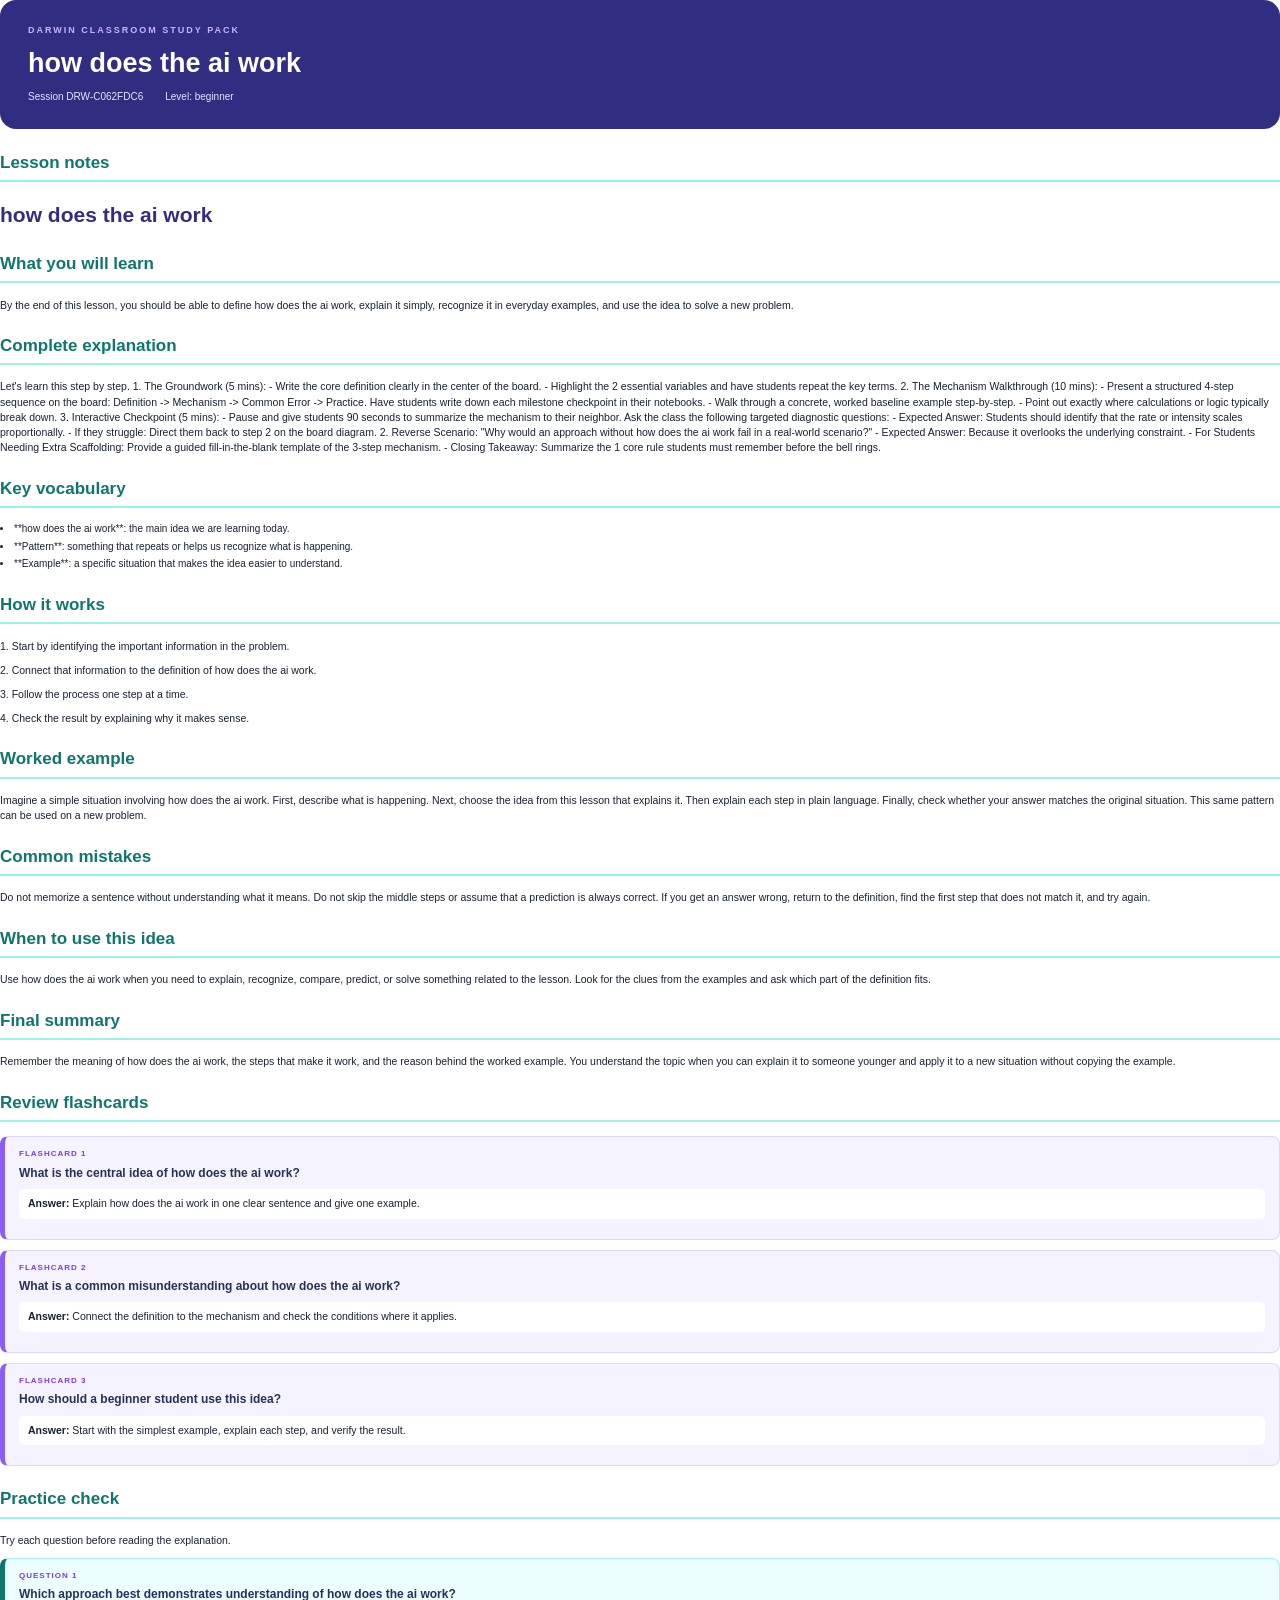
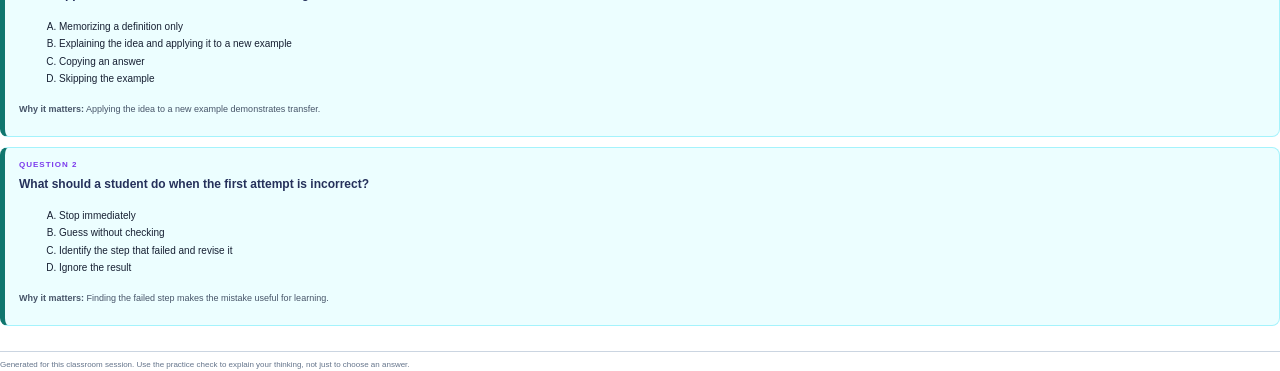
<file: output/html/session_DRW-C062FDC6_notes.html>
<!doctype html>
<html><head><meta charset="utf-8"><title>how does the ai work</title>
<style>
@page { size: Letter; margin: 0.65in 0.65in 0.7in; }
* { box-sizing: border-box; } body { font-family: Arial, sans-serif; color:#172033; line-height:1.45; margin:0; }
.hero { background:#312e81; color:white; padding:24px 28px; border-radius:16px; margin-bottom:22px; }
.eyebrow { color:#c4b5fd; text-transform:uppercase; letter-spacing:2px; font-size:9px; font-weight:bold; }
h1 { color:#312e81; font-size:21px; margin:18px 0 8px; } .hero h1 { color:white; font-size:27px; margin:7px 0; }
h2 { color:#0f766e; font-size:17px; border-bottom:2px solid #99f6e4; padding-bottom:5px; margin-top:21px; }
h3 { color:#25315b; font-size:12px; margin:5px 0 7px; } p { font-size:10.5px; margin:6px 0 9px; }
.meta { display:flex; gap:22px; color:#e0e7ff; font-size:10px; } .section { margin-top:18px; }
.card, .question { background:#f5f3ff; border:1px solid #ddd6fe; border-left:5px solid #8b5cf6; padding:11px 14px; margin:10px 0; border-radius:8px; }
.question { background:#ecfeff; border-color:#a5f3fc; border-left-color:#0f766e; } .card-label { color:#7c3aed; font-size:8px; font-weight:bold; letter-spacing:1px; }
.answer { background:white; padding:7px 9px; border-radius:5px; } .hint { color:#475569; font-size:9px; } li { font-size:10px; margin:3px 0; }
.footer { color:#64748b; font-size:8px; border-top:1px solid #cbd5e1; margin-top:25px; padding-top:7px; }
</style></head><body>
<header class="hero"><div class="eyebrow">Darwin classroom study pack</div><h1>how does the ai work</h1>
<div class="meta"><span>Session DRW-C062FDC6</span><span>Level: beginner</span></div></header>
<main><section class="section"><h2>Lesson notes</h2><h1>how does the ai work</h1><h2>What you will learn</h2><p>By the end of this lesson, you should be able to define how does the ai work, explain it simply, recognize it in everyday examples, and use the idea to solve a new problem.</p><h2>Complete explanation</h2><p>Let&#x27;s learn this step by step. 1. The Groundwork (5 mins): - Write the core definition clearly in the center of the board. - Highlight the 2 essential variables and have students repeat the key terms. 2. The Mechanism Walkthrough (10 mins): - Present a structured 4-step sequence on the board: Definition -&gt; Mechanism -&gt; Common Error -&gt; Practice. Have students write down each milestone checkpoint in their notebooks. - Walk through a concrete, worked baseline example step-by-step. - Point out exactly where calculations or logic typically break down. 3. Interactive Checkpoint (5 mins): - Pause and give students 90 seconds to summarize the mechanism to their neighbor. Ask the class the following targeted diagnostic questions: - Expected Answer: Students should identify that the rate or intensity scales proportionally. - If they struggle: Direct them back to step 2 on the board diagram. 2. Reverse Scenario: &quot;Why would an approach without how does the ai work fail in a real-world scenario?&quot; - Expected Answer: Because it overlooks the underlying constraint. - For Students Needing Extra Scaffolding: Provide a guided fill-in-the-blank template of the 3-step mechanism. - Closing Takeaway: Summarize the 1 core rule students must remember before the bell rings.</p><h2>Key vocabulary</h2><li>**how does the ai work**: the main idea we are learning today.</li><li>**Pattern**: something that repeats or helps us recognize what is happening.</li><li>**Example**: a specific situation that makes the idea easier to understand.</li><h2>How it works</h2><p>1. Start by identifying the important information in the problem.</p><p>2. Connect that information to the definition of how does the ai work.</p><p>3. Follow the process one step at a time.</p><p>4. Check the result by explaining why it makes sense.</p><h2>Worked example</h2><p>Imagine a simple situation involving how does the ai work. First, describe what is happening. Next, choose the idea from this lesson that explains it. Then explain each step in plain language. Finally, check whether your answer matches the original situation. This same pattern can be used on a new problem.</p><h2>Common mistakes</h2><p>Do not memorize a sentence without understanding what it means. Do not skip the middle steps or assume that a prediction is always correct. If you get an answer wrong, return to the definition, find the first step that does not match it, and try again.</p><h2>When to use this idea</h2><p>Use how does the ai work when you need to explain, recognize, compare, predict, or solve something related to the lesson. Look for the clues from the examples and ask which part of the definition fits.</p><h2>Final summary</h2><p>Remember the meaning of how does the ai work, the steps that make it work, and the reason behind the worked example. You understand the topic when you can explain it to someone younger and apply it to a new situation without copying the example.</p></section>
<section class="section"><h2>Review flashcards</h2><article class="card"><div class="card-label">FLASHCARD 1</div><h3>What is the central idea of how does the ai work?</h3><p class="answer"><strong>Answer:</strong> Explain how does the ai work in one clear sentence and give one example.</p></article><article class="card"><div class="card-label">FLASHCARD 2</div><h3>What is a common misunderstanding about how does the ai work?</h3><p class="answer"><strong>Answer:</strong> Connect the definition to the mechanism and check the conditions where it applies.</p></article><article class="card"><div class="card-label">FLASHCARD 3</div><h3>How should a beginner student use this idea?</h3><p class="answer"><strong>Answer:</strong> Start with the simplest example, explain each step, and verify the result.</p></article></section>
<section class="section"><h2>Practice check</h2><p>Try each question before reading the explanation.</p><article class="question"><div class="card-label">QUESTION 1</div><h3>Which approach best demonstrates understanding of how does the ai work?</h3><ol type="A"><li>Memorizing a definition only</li><li>Explaining the idea and applying it to a new example</li><li>Copying an answer</li><li>Skipping the example</li></ol><p class="hint"><strong>Why it matters:</strong> Applying the idea to a new example demonstrates transfer.</p></article><article class="question"><div class="card-label">QUESTION 2</div><h3>What should a student do when the first attempt is incorrect?</h3><ol type="A"><li>Stop immediately</li><li>Guess without checking</li><li>Identify the step that failed and revise it</li><li>Ignore the result</li></ol><p class="hint"><strong>Why it matters:</strong> Finding the failed step makes the mistake useful for learning.</p></article></section></main>
<div class="footer">Generated for this classroom session. Use the practice check to explain your thinking, not just to choose an answer.</div>
</body></html>
</file>
